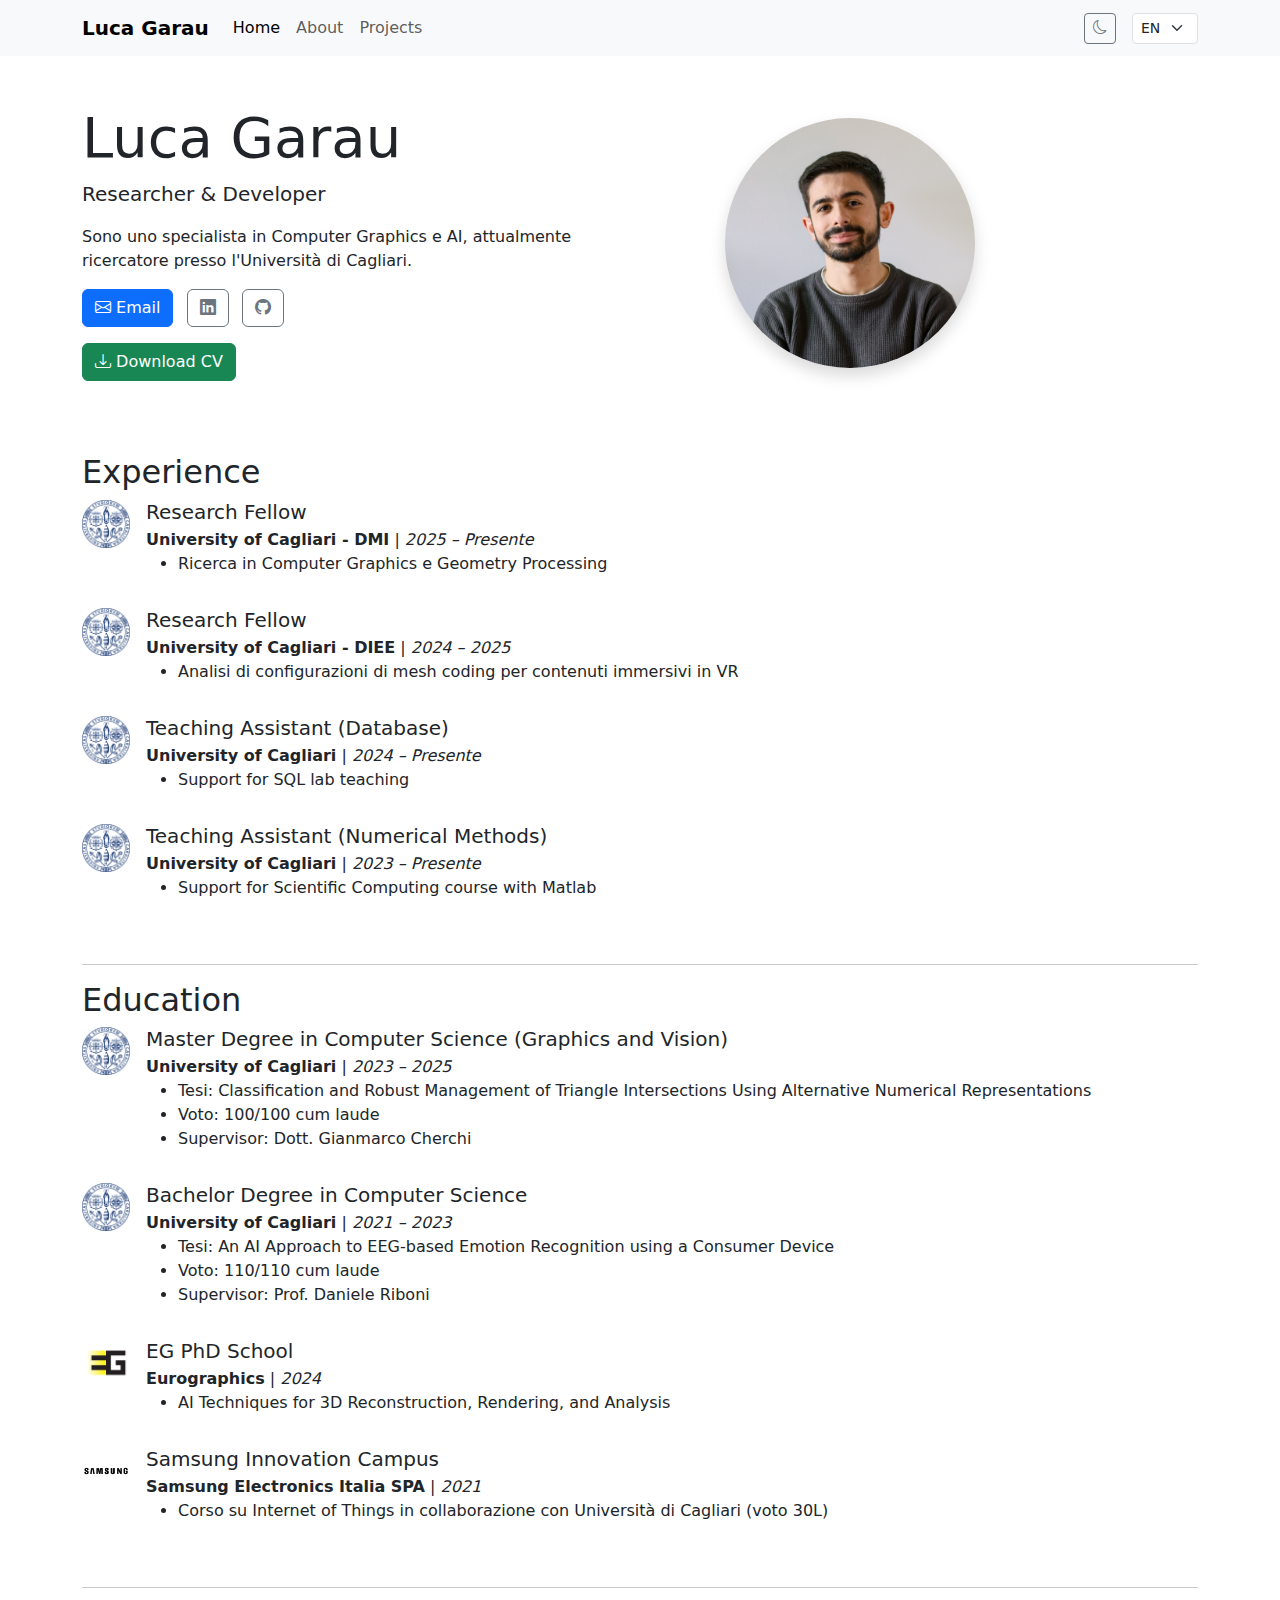
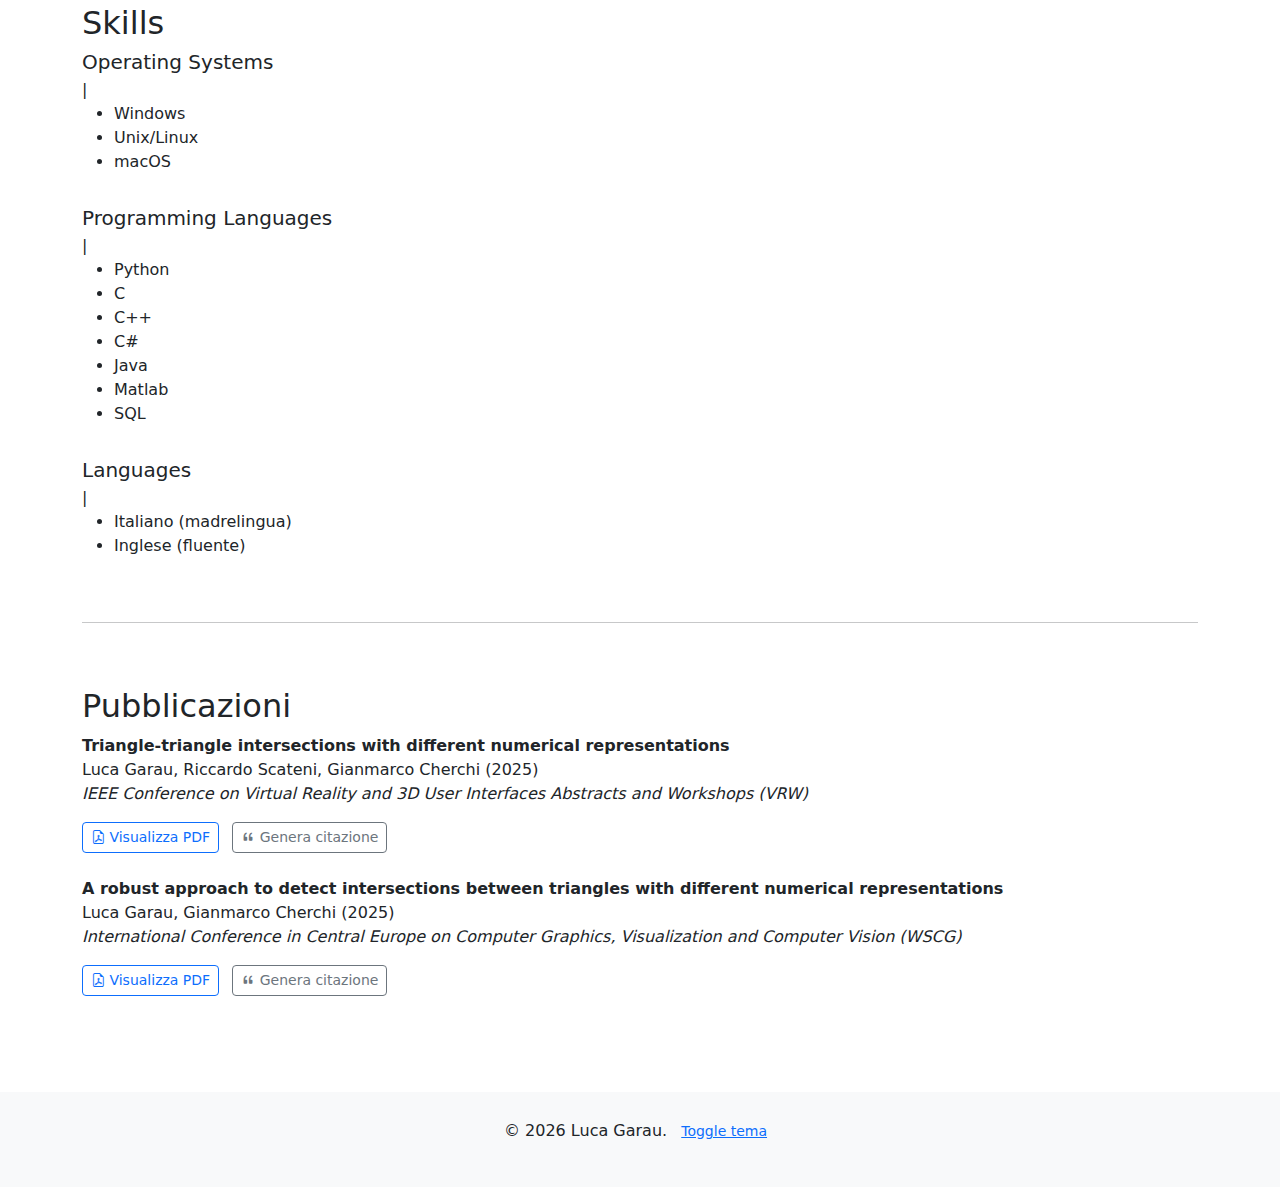
<file: index.html>
<!-- index.html -->
<!DOCTYPE html>
<html lang="it" data-bs-theme="auto">
<head>
  <meta charset="UTF-8">
  <meta name="viewport" content="width=device-width, initial-scale=1">
  <meta name="description" content="Sito personale di Luca Garau - Researcher & Developer">
  <meta property="og:title" content="Luca Garau - Portfolio">
  <meta property="og:description" content="Sito personale di Luca Garau, ricercatore in Computer Graphics e AI.">
  <meta property="og:type" content="website">
  <meta property="og:url" content="https://username.github.io/">
  <meta property="og:image" content="assets/img/profile.jpg">
  <link rel="shortcut icon" href="assets/favicon.ico" type="image/x-icon">
  <link href="https://cdn.jsdelivr.net/npm/bootstrap@5.3.3/dist/css/bootstrap.min.css" rel="stylesheet">
  <link href="https://cdn.jsdelivr.net/npm/bootstrap-icons@1.10.5/font/bootstrap-icons.css" rel="stylesheet">
  <link href="assets/css/style.css" rel="stylesheet">
  <title>Luca Garau - Portfolio</title>
</head>
<body>
    <script src="https://cdn.jsdelivr.net/npm/bootstrap@5.3.3/dist/js/bootstrap.bundle.min.js"></script>
  <script src="assets/js/config.js"></script>
  <script src="assets/js/main.js"></script>
  <script src="assets/js/citation.js"></script>
  <script src="assets/js/data.js"></script>
  <!-- Navbar -->
  <nav class="navbar navbar-expand-lg bg-body-tertiary sticky-top" aria-label="Main navigation">
    <div class="container">
      <a class="navbar-brand fw-bold" href="index.html">Luca Garau</a>
      <button class="navbar-toggler" type="button" data-bs-toggle="collapse" data-bs-target="#navbarNav">
        <span class="navbar-toggler-icon"></span>
      </button>
      <div class="collapse navbar-collapse justify-content-between" id="navbarNav">
        <ul class="navbar-nav">
          <li class="nav-item"><a class="nav-link active" href="index.html">Home</a></li>
          <li class="nav-item"><a class="nav-link" href="pages/about.html">About</a></li>
          <li class="nav-item"><a class="nav-link" href="pages/projects.html">Projects</a></li>
        </ul>
        <div class="d-flex align-items-center">
          <button class="btn btn-sm btn-outline-secondary me-2" id="themeToggle" aria-label="Toggle dark mode">
            <i class="bi bi-moon"></i>
          </button>
          <select id="langDropdown" class="form-select form-select-sm ms-2" style="width: auto">
            <option value="it">IT</option>
            <option value="en">EN</option>
          </select>
        </div>
      </div>
    </div>
  </nav>

  <!-- Hero -->
  <header class="container py-5 d-flex flex-column flex-md-row align-items-center gap-4">
    <div class="col-md-6 text-center text-md-start">
      <h1 class="display-4">Luca Garau</h1>
      <p class="lead">Researcher & Developer</p>
      <p>Sono uno specialista in Computer Graphics e AI, attualmente ricercatore presso l'Università di Cagliari.</p>
      <div class="mb-3">
        <a href="mailto:lucagarau147@gmail.com" class="btn btn-primary me-2"><i class="bi bi-envelope"></i> Email</a>
        <a href="https://www.linkedin.com/in/username/" class="btn btn-outline-secondary me-2"><i class="bi bi-linkedin"></i></a>
        <a href="https://github.com/username" class="btn btn-outline-secondary"><i class="bi bi-github"></i></a>
      </div>
      <a href="assets/cv/LucaGarau-CV.pdf" class="btn btn-success"><i class="bi bi-download"></i> Download CV</a>
    </div>
    <div class="col-md-4 text-center">
      <img src="assets/img/profile.png" alt="Foto profilo Luca Garau" class="rounded-circle shadow img-fluid" width="250" height="250" loading="lazy">
    </div>
  </header>

  <!-- CV Sections -->
  <main class="container py-4" id="cv-sections"></main>

  <!-- Publications -->
  <section class="container py-4">
    <h2>Pubblicazioni</h2>
    <div id="publications"></div>
  </section>

  <!-- Footer -->
  <footer class="bg-body-tertiary text-center py-4 mt-5">
    <p>&copy; <span id="year"></span> Luca Garau. <button id="footer-themeToggle" class="btn btn-sm btn-link">Toggle tema</button></p>
  </footer>

  <!-- Citation Modal -->
  <div class="modal fade" id="citationModal" tabindex="-1" aria-labelledby="citationModalLabel" aria-hidden="true">
    <div class="modal-dialog modal-lg">
      <div class="modal-content">
        <div class="modal-header">
          <h5 class="modal-title" id="citationModalLabel">Genera citazione</h5>
          <button type="button" class="btn-close" data-bs-dismiss="modal" aria-label="Chiudi"></button>
        </div>
        <div class="modal-body">
          <ul class="nav nav-tabs" id="citationTabs" role="tablist">
            <li class="nav-item" role="presentation">
              <button class="nav-link active" id="apa-tab" data-bs-toggle="tab" data-bs-target="#apa" type="button" role="tab">APA</button>
            </li>
            <li class="nav-item" role="presentation">
              <button class="nav-link" id="mla-tab" data-bs-toggle="tab" data-bs-target="#mla" type="button" role="tab">MLA</button>
            </li>
            <li class="nav-item" role="presentation">
              <button class="nav-link" id="chicago-tab" data-bs-toggle="tab" data-bs-target="#chicago" type="button" role="tab">Chicago</button>
            </li>
            <li class="nav-item" role="presentation">
              <button class="nav-link" id="bibtex-tab" data-bs-toggle="tab" data-bs-target="#bibtex" type="button" role="tab">BibTeX</button>
            </li>
          </ul>
          <div class="tab-content pt-3" id="citationContent">
            <div class="tab-pane fade show active" id="apa" role="tabpanel"></div>
            <div class="tab-pane fade" id="mla" role="tabpanel"></div>
            <div class="tab-pane fade" id="chicago" role="tabpanel"></div>
            <div class="tab-pane fade" id="bibtex" role="tabpanel"></div>
          </div>
        </div>
        <div class="modal-footer">
          <button class="btn btn-outline-primary" id="copyCitation"><i class="bi bi-clipboard"></i> Copia</button>
        </div>
      </div>
    </div>
  </div>

  
</body>
</html>
</file>
<file: assets/css/style.css>
:root { --bg: #fff; --text: #000; --accent: var(--accent, #00D1B2); }
</file>
